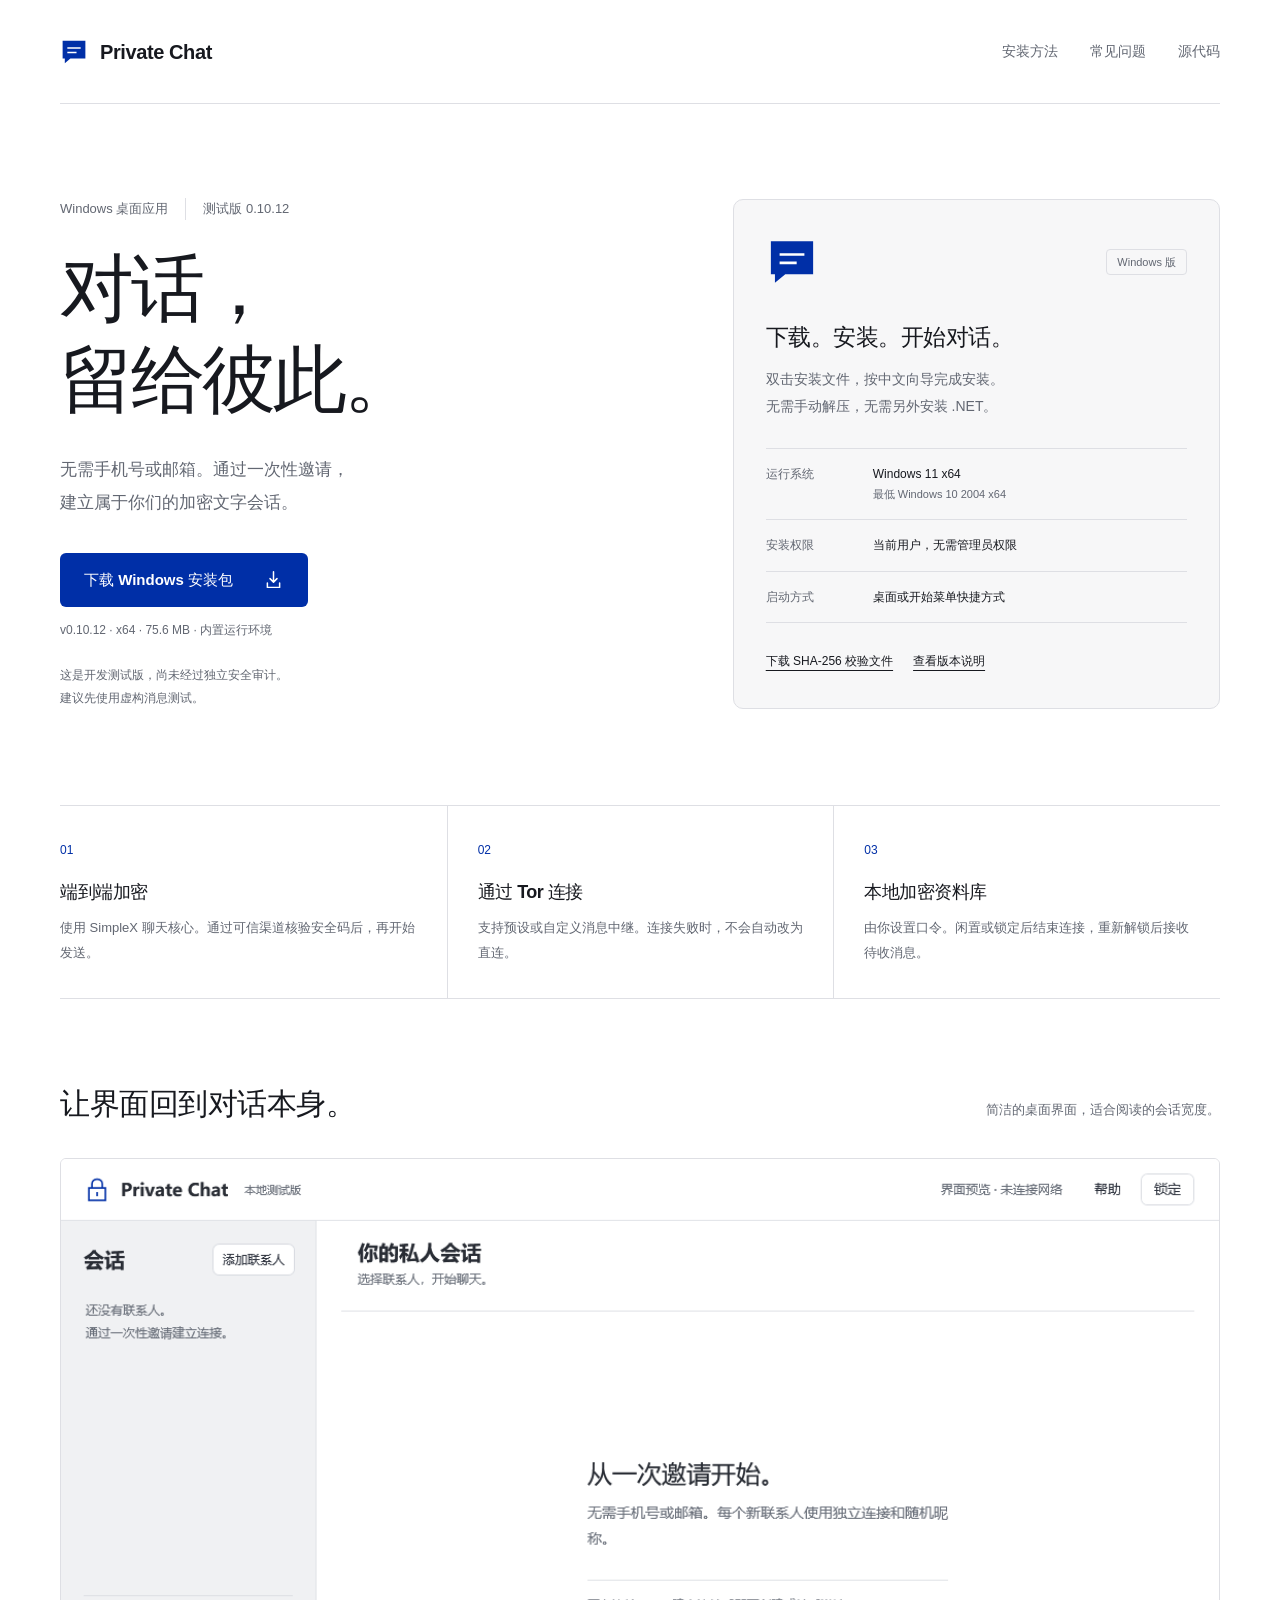
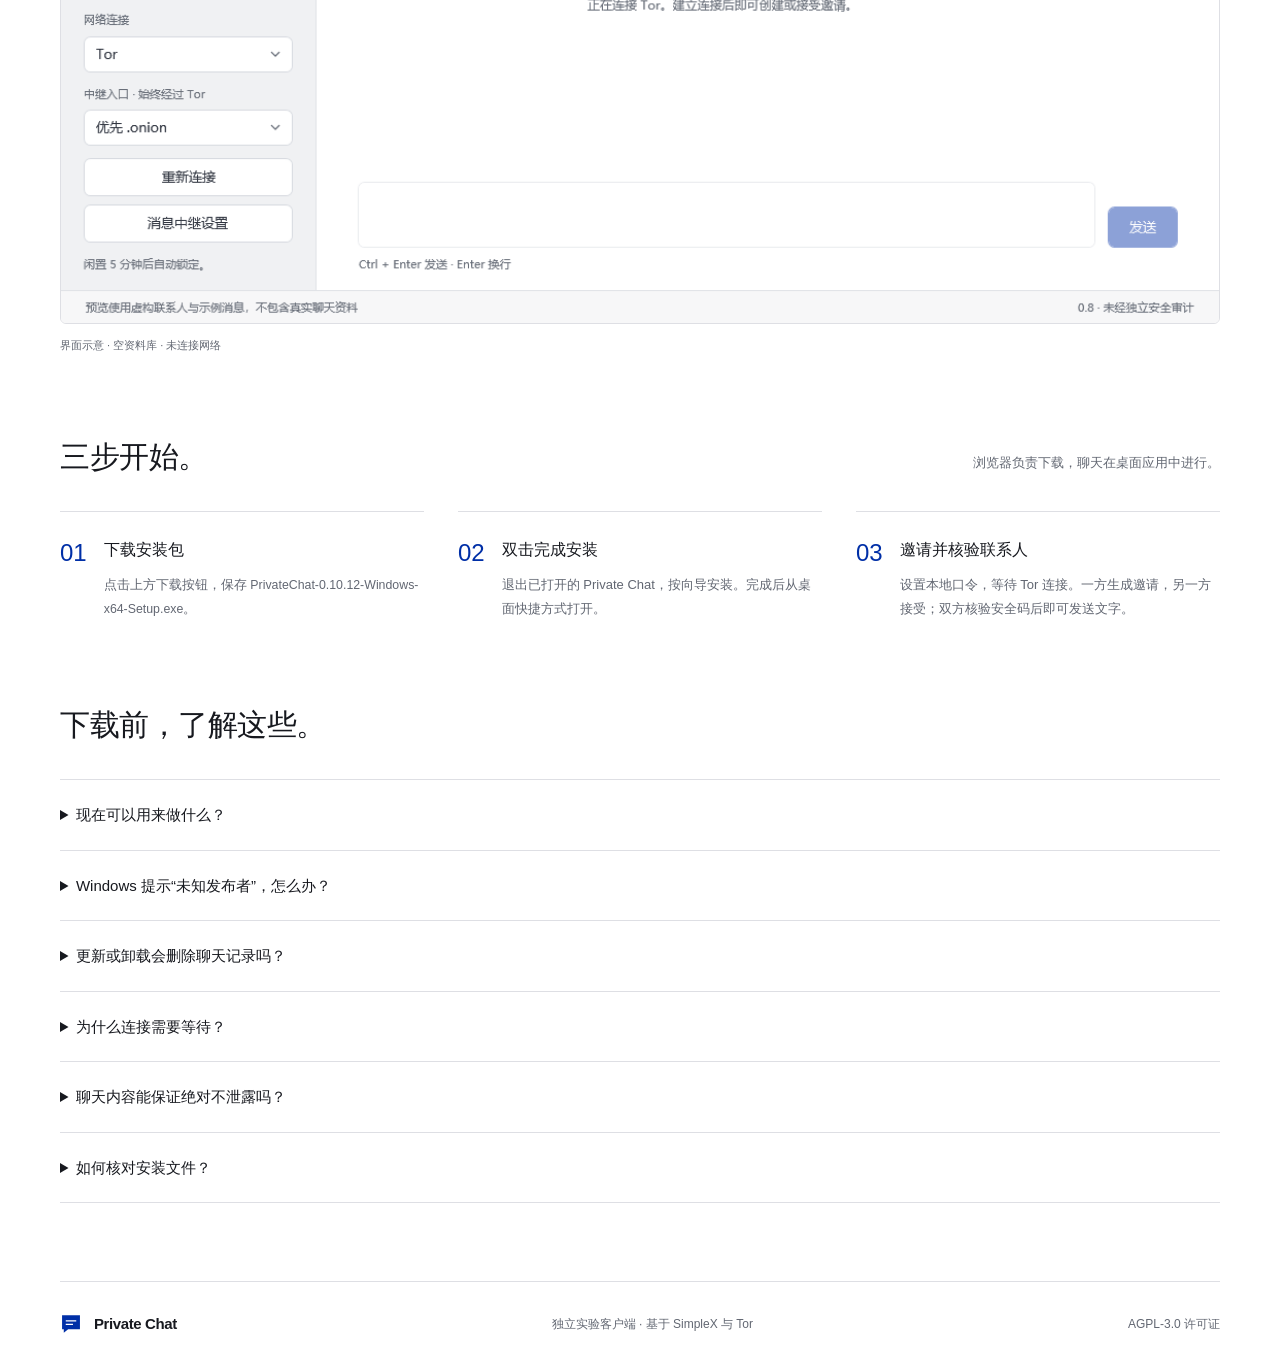
<file: docs/index.html>
<!doctype html>
<html lang="zh-CN">
<head>
  <meta charset="utf-8">
  <meta name="viewport" content="width=device-width, initial-scale=1">
  <meta name="description" content="Private Chat Windows 测试版。基于 SimpleX 的一对一加密文字聊天，通过 Tor 连接。下载后双击安装。">
  <meta name="referrer" content="no-referrer">
  <meta http-equiv="Content-Security-Policy" content="default-src 'none'; img-src 'self'; style-src 'self'; base-uri 'none'; form-action 'none'; object-src 'none'">
  <title>Private Chat — Windows 下载</title>
  <link rel="icon" href="mark.svg" type="image/svg+xml">
  <link rel="stylesheet" href="styles.css">
</head>
<body>
  <a class="skip" href="#main">跳到主要内容</a>

  <div class="page">
    <header class="header">
      <a class="brand" href="#" aria-label="Private Chat 首页"><img src="mark.svg" width="28" height="28" alt=""><span>Private Chat</span></a>
      <nav aria-label="主导航"><a href="#install">安装方法</a><a href="#questions">常见问题</a><a href="https://github.com/dayejetty-code/private-chat-desktop" rel="noreferrer">源代码</a></nav>
    </header>
    <main id="main">
      <section class="hero" aria-labelledby="hero-title">
        <div class="intro">
          <p class="eyebrow">Windows 桌面应用 <span>测试版 0.10.12</span></p>
          <h1 id="hero-title">对话，<br>留给彼此。</h1>
          <p class="lead">无需手机号或邮箱。通过一次性邀请，<br class="desktop-break">建立属于你们的加密文字会话。</p>
          <a class="button primary" href="https://github.com/dayejetty-code/private-chat-desktop/releases/download/v0.10.12/PrivateChat-0.10.12-Windows-x64-Setup.exe" download>下载 Windows 安装包 <svg viewBox="0 0 24 24" aria-hidden="true"><path d="M12 3v12m-4-4 4 4 4-4M5 16v5h14v-5"/></svg></a>
          <p class="download-meta">v0.10.12 · x64 · 75.6 MB · 内置运行环境</p>
          <p class="preview-note">这是开发测试版，尚未经过独立安全审计。<br>建议先使用虚构消息测试。</p>
        </div>
        <aside class="download-card" aria-label="安装包信息">
          <div class="card-top"><img src="mark.svg" width="52" height="52" alt=""><span class="pill">Windows 版</span></div>
          <h2>下载。安装。开始对话。</h2>
          <p>双击安装文件，按中文向导完成安装。<br>无需手动解压，无需另外安装 .NET。</p>
          <dl><div><dt>运行系统</dt><dd>Windows 11 x64<br><small>最低 Windows 10 2004 x64</small></dd></div><div><dt>安装权限</dt><dd>当前用户，无需管理员权限</dd></div><div><dt>启动方式</dt><dd>桌面或开始菜单快捷方式</dd></div></dl>
          <div class="card-links"><a href="https://github.com/dayejetty-code/private-chat-desktop/releases/download/v0.10.12/SHA256SUMS.txt" download>下载 SHA-256 校验文件</a><a href="https://github.com/dayejetty-code/private-chat-desktop/releases/tag/v0.10.12" rel="noreferrer">查看版本说明</a></div>
        </aside>
      </section>

      <section class="principles" aria-label="当前功能">
        <article><span class="number">01</span><h2>端到端加密</h2><p>使用 SimpleX 聊天核心。通过可信渠道核验安全码后，再开始发送。</p></article>
        <article><span class="number">02</span><h2>通过 Tor 连接</h2><p>支持预设或自定义消息中继。连接失败时，不会自动改为直连。</p></article>
        <article><span class="number">03</span><h2>本地加密资料库</h2><p>由你设置口令。闲置或锁定后结束连接，重新解锁后接收待收消息。</p></article>
      </section>

      <section class="preview" aria-labelledby="preview-title">
        <div class="section-head"><h2 id="preview-title">让界面回到对话本身。</h2><p>简洁的桌面界面，适合阅读的会话宽度。</p></div>
        <figure><img src="app-preview.png" width="1124" height="741" loading="lazy" alt="Private Chat 桌面界面预览：左侧为会话和网络设置，右侧为聊天区域。"><figcaption>界面示意 · 空资料库 · 未连接网络</figcaption></figure>
      </section>

      <section id="install" class="install" aria-labelledby="install-title">
        <div class="section-head"><h2 id="install-title">三步开始。</h2><p>浏览器负责下载，聊天在桌面应用中进行。</p></div>
        <ol><li><span>01</span><div><h3>下载安装包</h3><p>点击上方下载按钮，保存 <code>PrivateChat-0.10.12-Windows-x64-Setup.exe</code>。</p></div></li><li><span>02</span><div><h3>双击完成安装</h3><p>退出已打开的 Private Chat，按向导安装。完成后从桌面快捷方式打开。</p></div></li><li><span>03</span><div><h3>邀请并核验联系人</h3><p>设置本地口令，等待 Tor 连接。一方生成邀请，另一方接受；双方核验安全码后即可发送文字。</p></div></li></ol>
      </section>

      <section id="questions" class="questions" aria-labelledby="questions-title">
        <div class="section-head"><h2 id="questions-title">下载前，了解这些。</h2></div>
        <details><summary>现在可以用来做什么？</summary><p>当前支持一对一文字聊天、加密 TXT 文件传输（最多 25 MB）、一次性邀请、安全码核验、未读提示、失败重试、连接修复及自定义中继。发送的文件自动使用随机文件名。群聊、通话和多设备同步暂未提供。0.10.12 保留稳定内核并回移解析器安全补丁；完整网络抓取、长时间运行、睡眠恢复及真实跨电脑文件验收仍需继续验证。</p></details>
        <details><summary>Windows 提示“未知发布者”，怎么办？</summary><p>当前测试版尚未取得发布者代码签名。请确认下载链接来自本项目，并核对安装包的 SHA-256。不要关闭 Windows 安全防护；如果不能确认文件来源，请停止安装。</p></details>
        <details><summary>更新或卸载会删除聊天记录吗？</summary><p>安装程序只更新程序文件，卸载保留 <code>%LOCALAPPDATA%\PrivateChatDesktop</code> 中的本地资料库。本版不提供备份和恢复功能。新建或已升级的资料同时依赖聊天口令与当前 Windows 用户密钥；遗忘口令、重装 Windows 或丢失系统密钥可能造成永久丢失。应用内主动销毁身份会删除本机聊天资料，但不删除另存的备份或导出文件。</p></details>
        <details><summary>为什么连接需要等待？</summary><p>启动后需要建立 Tor 通道，连接时间受网络影响。可以在应用中选择网桥，或切换为“公共域名（经 Tor）”入口后重连。后者依然经过 Tor；通道建立并不代表消息已经送达。</p></details>
        <details><summary>聊天内容能保证绝对不泄露吗？</summary><p>不能。加密无法保护已被控制的设备，也无法阻止对方保存消息或所有流量关联分析。本项目尚未完成独立安全审计，不应把测试通过理解为安全保证。</p></details>
        <details><summary>如何核对安装文件？</summary><p>下载校验文件后，在 PowerShell 中执行下方命令，将输出与校验文件比较。SHA-256 用于核对文件完整性，不能替代发布者签名。</p><pre><code>Get-FileHash .\PrivateChat-0.10.12-Windows-x64-Setup.exe -Algorithm SHA256</code></pre><p class="hash">本版本 SHA-256：<code>345211b107e7d7ff890b56b0eccbbdd6268dafa9e477a3d51d903a0bc69cd5ae</code></p></details>
      </section>
    </main>
    <footer><a class="brand" href="#"><img src="mark.svg" width="22" height="22" alt=""><span>Private Chat</span></a><p>独立实验客户端 · 基于 SimpleX 与 Tor</p><a href="https://github.com/dayejetty-code/private-chat-desktop/blob/main/LICENSE" rel="noreferrer">AGPL-3.0 许可证</a></footer>
  </div>
</body>
</html>
</file>
<file: docs/styles.css>
:root{color-scheme:light;--paper:#fff;--soft:#f7f7f8;--ink:#17191f;--muted:#626772;--line:#dedfe4;--blue:#002fa7;font-family:"Helvetica Neue",Helvetica,"Segoe UI","Microsoft YaHei",Arial,sans-serif}
*{box-sizing:border-box}html{scroll-padding-top:28px}body{margin:0;background:var(--paper);color:var(--ink);font-size:15px;line-height:1.7}a{color:inherit;text-decoration:none}a:hover{color:var(--blue)}a:focus-visible,summary:focus-visible{outline:3px solid var(--blue);outline-offset:5px}svg{width:21px;height:21px;fill:none;stroke:currentColor;stroke-width:1.7;stroke-linecap:round;stroke-linejoin:round}img{max-width:100%;height:auto}button,a,summary{-webkit-tap-highlight-color:transparent}.page{width:min(1160px,calc(100% - 80px));margin:0 auto}.header{display:flex;align-items:center;justify-content:space-between;gap:24px;min-height:104px;border-bottom:1px solid var(--line)}.brand{display:inline-flex;align-items:center;gap:12px;font-size:20px;font-weight:650;letter-spacing:-.4px}.header nav{display:flex;gap:32px;font-size:14px;color:var(--muted)}.hero{display:grid;grid-template-columns:1.2fr 1fr;gap:88px;padding:94px 0 96px;align-items:center}.eyebrow{margin:0 0 24px;font-size:13px;display:flex;align-items:center;gap:17px;color:var(--muted)}.eyebrow span{border-left:1px solid var(--line);padding-left:17px}h1{font-size:clamp(50px,5.8vw,76px);line-height:1.22;font-weight:550;letter-spacing:-3px;margin:0 0 28px}p{margin:0}.lead{font-size:17px;line-height:1.95;color:var(--muted);margin-bottom:33px}.button{display:inline-flex;gap:30px;align-items:center;justify-content:space-between;min-height:54px;padding:13px 24px;border-radius:6px;font-size:15px;font-weight:550}.primary{background:var(--blue);color:#fff}.primary:hover{background:#00268a;color:#fff}.download-meta{font-size:12px;color:var(--muted);margin-top:13px}.preview-note{font-size:12px;color:var(--muted);margin-top:24px;line-height:1.9}.download-card{background:var(--soft);border:1px solid var(--line);padding:36px 32px;border-radius:10px}.card-top{display:flex;justify-content:space-between;align-items:center;margin-bottom:32px}.pill{border:1px solid var(--line);padding:3px 10px;border-radius:4px;font-size:11px;color:var(--muted)}h2{font-size:23px;line-height:1.5;font-weight:550;letter-spacing:-.5px;margin:0}.download-card>p{font-size:14px;color:var(--muted);line-height:1.9;margin-top:12px}.download-card dl{margin:28px 0}.download-card dl div{display:grid;grid-template-columns:95px 1fr;border-top:1px solid var(--line);gap:12px;padding:15px 0;font-size:12px}.download-card dl div:last-child{border-bottom:1px solid var(--line)}dt{color:var(--muted)}dd{margin:0}dd small{font-size:11px;color:var(--muted)}.card-links{display:flex;gap:20px;flex-wrap:wrap;font-size:12px}.card-links a{text-decoration:underline;text-underline-offset:5px}.principles{display:grid;grid-template-columns:repeat(3,1fr);border-top:1px solid var(--line);border-bottom:1px solid var(--line)}.principles article{padding:30px 30px 33px 0}.principles article+article{padding-left:30px;border-left:1px solid var(--line)}.number{font-size:12px;color:var(--blue);font-variant-numeric:tabular-nums}.principles h2{font-size:18px;margin:17px 0 10px}.principles p{font-size:13px;color:var(--muted);line-height:1.9}.section-head{display:flex;justify-content:space-between;align-items:baseline;gap:20px;margin-bottom:32px}.section-head h2{font-size:30px}.section-head p{font-size:13px;color:var(--muted)}.preview{padding-top:82px}.preview figure{margin:0}.preview figure>img{display:block;width:100%;border:1px solid var(--line);border-radius:6px}.preview figcaption{font-size:11px;color:var(--muted);margin-top:12px}.install{padding:80px 0}.install ol{display:grid;grid-template-columns:repeat(3,1fr);gap:34px;list-style:none;margin:0;padding:0}.install li{display:flex;gap:17px;border-top:1px solid var(--line);padding-top:24px}.install li>span{font-size:24px;line-height:1.4;color:var(--blue);font-variant-numeric:tabular-nums;font-weight:400}.install h3{font-size:16px;font-weight:550;margin:0 0 9px}.install p{font-size:13px;color:var(--muted);line-height:1.9}code{font-family:inherit;font-size:.95em;overflow-wrap:anywhere}.questions{padding-bottom:78px}details{border-bottom:1px solid var(--line)}details:first-of-type{border-top:1px solid var(--line)}summary{padding:22px 32px 22px 0;cursor:pointer;font-size:15px}details>p,details>pre{margin:0 0 23px;max-width:830px;font-size:13px;color:var(--muted);line-height:1.9}pre{white-space:pre-wrap;background:var(--soft);padding:16px;border-radius:4px}.hash code{display:block;word-break:break-all;font-variant-numeric:tabular-nums}footer{border-top:1px solid var(--line);padding:29px 0 35px;display:flex;align-items:center;justify-content:space-between;gap:20px;font-size:12px;color:var(--muted)}footer .brand{font-size:15px;color:var(--ink)}.skip{position:absolute;left:-10000px;top:12px;background:white;z-index:2;padding:10px}.skip:focus{left:12px}.preview-banner{padding:9px 24px;text-align:left;font-size:12px;color:var(--blue);background:var(--soft);border-bottom:1px solid var(--line)}
@media(max-width:900px){.page{width:calc(100% - 48px)}.hero{gap:40px;padding:65px 0}.download-card{padding:28px 22px}.hero h1{font-size:58px}.lead{font-size:15px}.desktop-break{display:none}.section-head{display:block}.section-head p{margin-top:10px}.install ol{gap:20px}.card-links{gap:14px}footer{flex-wrap:wrap}}
@media(max-width:650px){.page{width:calc(100% - 40px)}.header{min-height:83px}.header .brand{font-size:18px}.header nav{gap:17px;font-size:12px}.header nav a:first-child{display:none}.hero{grid-template-columns:1fr;gap:42px;padding:50px 0}.hero h1{font-size:58px;letter-spacing:-2px}.lead{font-size:16px}.button{width:100%;max-width:360px}.download-card{padding:27px}.principles{grid-template-columns:1fr}.principles article,.principles article+article{border-left:none;padding:25px 0}.principles article+article{border-top:1px solid var(--line)}.principles h2{margin-top:9px}.preview{padding-top:49px}.section-head h2{font-size:25px}.install{padding:50px 0}.install ol{grid-template-columns:1fr;gap:24px}.install li{gap:21px}.questions{padding-bottom:48px}summary{font-size:14px;padding:20px 0}footer{align-items:flex-start;flex-direction:column;gap:13px}.eyebrow{font-size:12px;gap:12px}.eyebrow span{padding-left:12px}}
@media(prefers-reduced-motion:reduce){html{scroll-behavior:auto}}
@media(max-width:650px){.header{gap:12px}.header .brand,.header nav a{white-space:nowrap}.header .brand{gap:8px}.header .brand img{width:28px}.hero h1{font-size:clamp(40px,11.8vw,58px)}}
</file>
